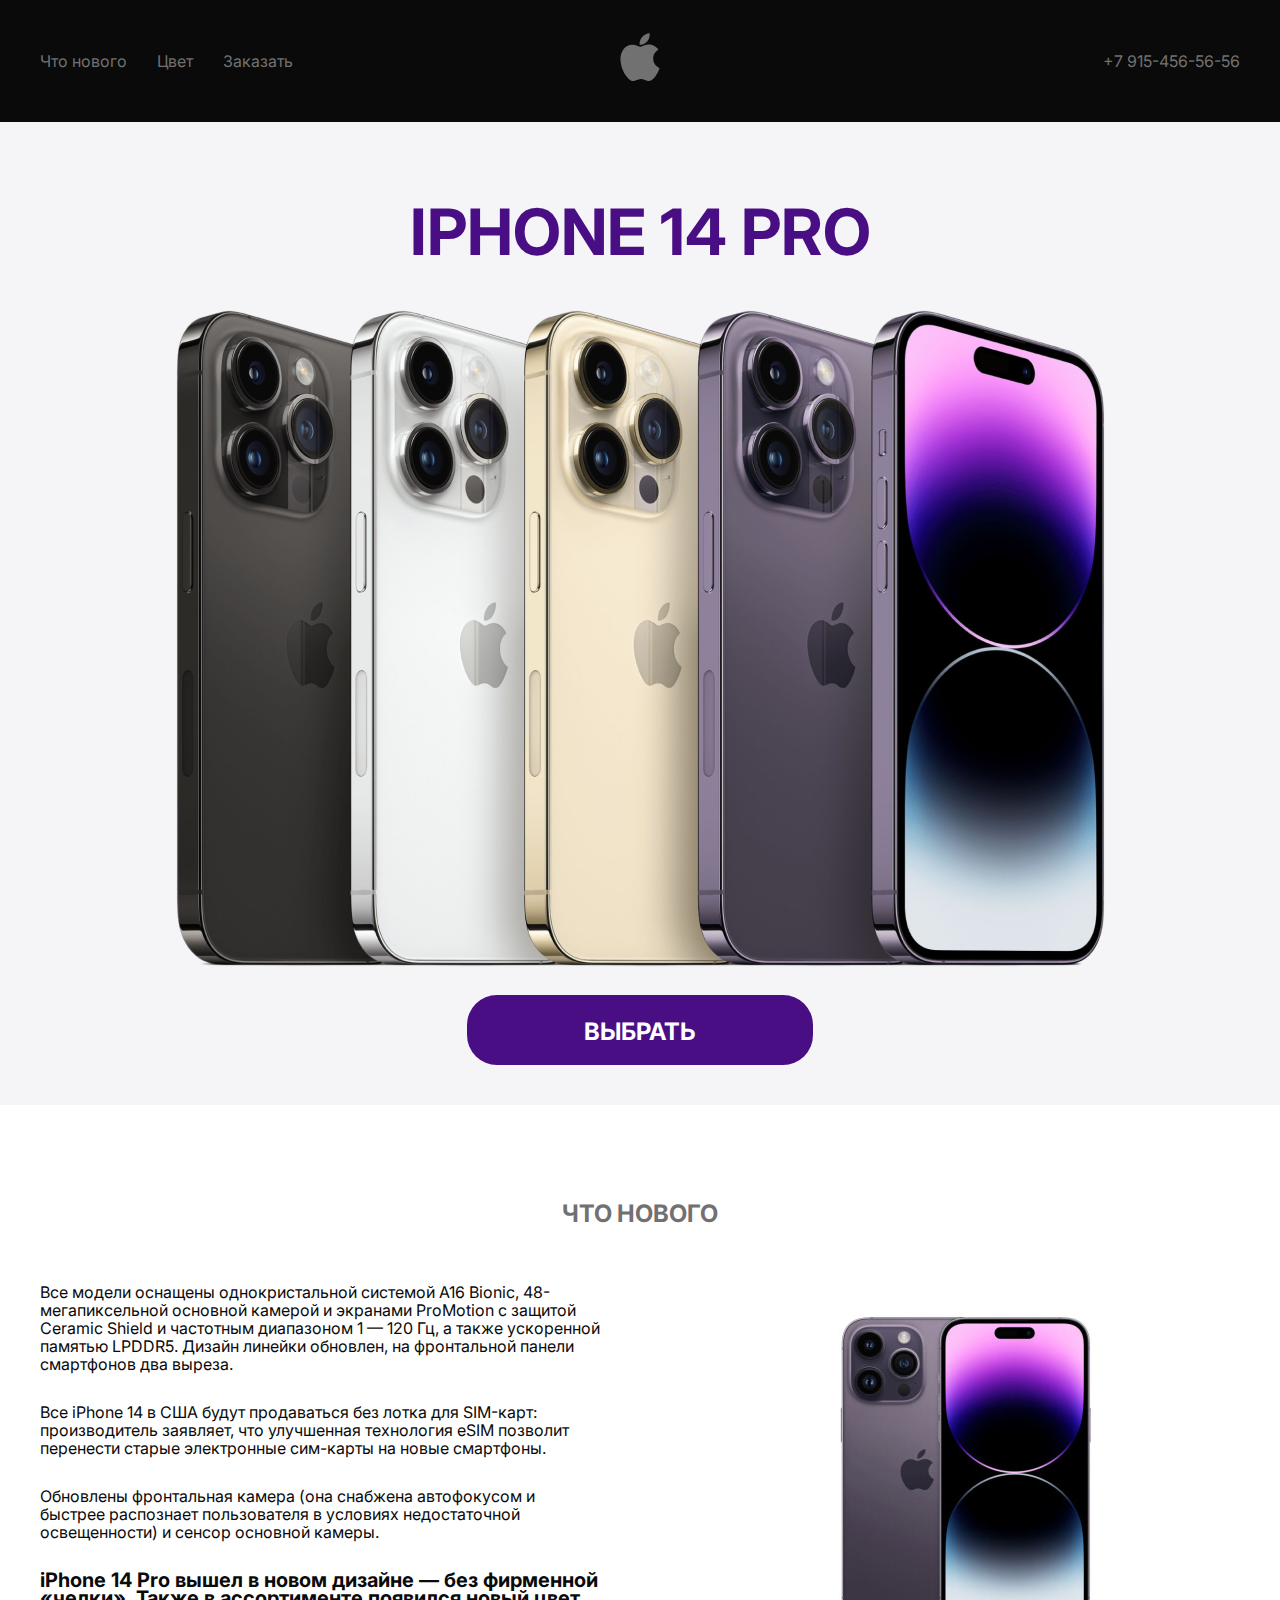
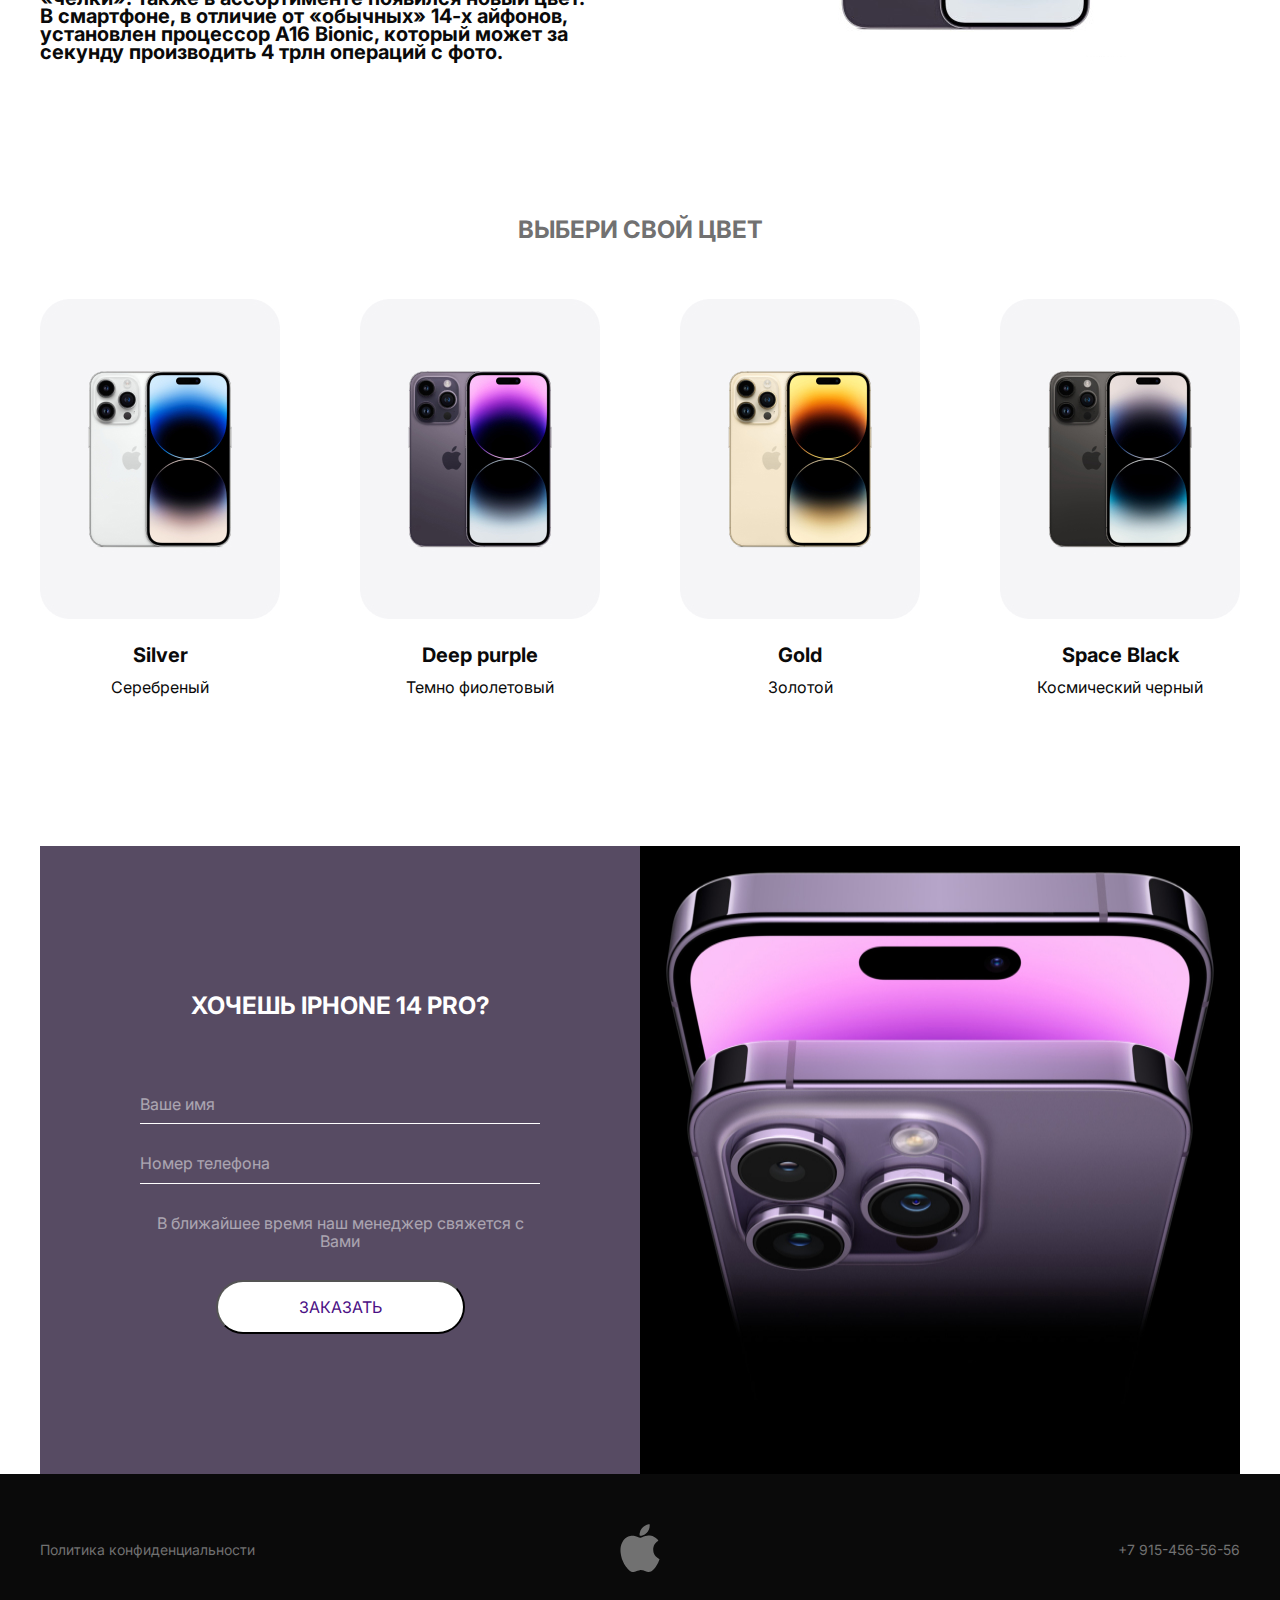
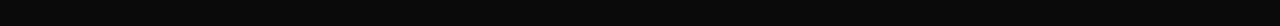
<file: index.html>
<!DOCTYPE html>
<html lang="ru">
<head>
    <meta charset="UTF-8">
    <meta http-equiv="X-UA-Compatible" content="IE=edge">
    <meta name="viewport" content="width=device-width, initial-scale=1.0">
    <link rel="preconnect" href="https://fonts.googleapis.com">
    <link rel="preconnect" href="https://fonts.gstatic.com" crossorigin>
    <link href="https://fonts.googleapis.com/css2?family=Inter:wght@400;700&display=swap" rel="stylesheet">
    <link rel="stylesheet" href="css/normalize.css">
    <link rel="stylesheet" href="css/style.css">
    <title>iphone 14</title>
</head>
<body>
     <header class="header">
        <div class="container">
            <nav class="nav">
                <button class="menu-btn" type="button">
                    <span class="btn-line"></span>
                    <span class="btn-line"></span>
                    <span class="btn-line"></span>
                    <span class="btn-line"></span>
                </button>
                <ul class="menu">
                    <li class="menu-item">
                        <a href="#" class="menu-link">Что нового</a>
                    </li>
                    <li class="menu-item">
                        <a href="#" class="menu-link">Цвет</a>
                    </li>
                    <li id="menu-no-padding" class="menu-item">
                        <a href="#" class="menu-link">Заказать</a>
                    </li>
                </ul>
                <a href="#" class="logo">
                    <img src="images/logo.svg" alt="logo" class="logo-img">
                </a>
                <a class="phone" href="tel:9154565656">+7 915-456-56-56</a>
            </nav>
        </div>
   </header> 
   <main class="main">
    <section class="headline">
        <div class="container">
            <h1 class="title">IPHONE 14 PRO</h1>
            <img src="images/iphone.png" alt="IPHONE 14 PRO" class="headline-img">
            <a href="#" class="headline-btn">ВЫБРАТЬ</a>
        </div>
    </section> 
     <section class="new">
        <div class="container">
            <h2 class="new-title">ЧТО НОВОГО</h2>
            <div class="new-info">
                <div class="new-text">
                    <p>
                        Все модели оснащены однокристальной
                         системой A16 Bionic, 
                         48-мегапиксельной основной 
                         камерой и экранами ProMotion с
                          защитой Ceramic Shield и 
                          частотным диапазоном 1 — 
                          120 Гц, а также ускоренной 
                          памятью LPDDR5. Дизайн линейки 
                          обновлен, на фронтальной 
                          панели смартфонов два выреза. 
                    </p>
                    <p>
                        Все iPhone 14 в США будут продаваться без
                         лотка для SIM-карт: производитель заявляет, 
                         что улучшенная технология eSIM позволит 
                         перенести старые электронные сим-карты на
                          новые смартфоны.
                    </p>
                    <p>
                        Обновлены фронтальная камера 
                        (она снабжена автофокусом и быстрее
                         распознает пользователя в
                          условиях недостаточной 
                          освещенности) и сенсор основной
                           камеры.

                    </p>
                    <b>
                        iPhone 14 Pro вышел в новом дизайне
                         — без фирменной «челки». Также в 
                         ассортименте появился новый цвет.
                          В смартфоне, в отличие от 
                          «обычных» 14-х айфонов, 
                          установлен процессор A16 Bionic,
                           который может за секунду 
                           производить 4 трлн операций с 
                           фото.
                    </b>
                </div>
                <img class="images-new" src="images/iphone-news.jpg" alt="iphone" class="news-img">
            </div>
        </div>
    </section>
            <section class="color">
                <div class="container">
                    <h2 class="color-title">ВЫБЕРИ СВОЙ ЦВЕТ</h2>
                    <ul class="color-list">
                        <li class="color-item">
                            <img src="images/color-1.jpg" alt="">
                            <h3>Silver</h3>
                            <p>Серебреный</p>
                        </li>
                        <li class="color-item">
                            <img src="images/color-2.jpg" alt="">
                            <h3>Deep purple</h3>
                            <p>Темно фиолетовый</p>
                        </li>
                        <li class="color-item">
                            <img src="images/color-3.jpg" alt="">
                            <h3>Gold</h3>
                            <p>Золотой</p>
                        </li>
                        <li class="color-item">
                            <img src="images/color-4.jpg" alt="">
                            <h3>Space Black</h3>
                            <p>Космический черный

                            </p>
                        </li>
                    </ul>
                </div>
            </section>
        
            <section class="contacts">
                <div class="container">
                    <div class="contacts-inner">
                        <form class="contacts-form" action="#">
                            <h2 class="contact-title">ХОЧЕШЬ IPHONE 14 PRO?</h2>
                            <input type="text" class="contacts-input" placeholder="Ваше имя">
                            <input type="tel" class="contacts-input" placeholder="Номер телефона">
                            <p>В ближайшее время наш менеджер свяжется с Вами</p>
                            <button type="submit">ЗАКАЗАТЬ</button>
                        </form>
                        <img class="contacts-img" src="images/contact.jpg" alt="iphone">
                    </div>
                </div>
            </section> 
   </main>
   <footer class="footer">
    <div class="container">
        <div class="footer-inner">
            <a href="#" class="footer-link">Политика конфиденциальности</a>
            <a class="logo">
                <img class="logo-img" src="images/logo.svg" alt="logo" >
            </a>
            <a class="phone" href="tel:9154565656">+7 915-456-56-56</a>
        </div>
    </div>
   </footer>
   <script src="js/main.js"></script>
</body>
</html>
</file>
<file: css/style.css>
a {
    text-decoration: none;
    color: inherit;
}
ul {
    margin: 0;
    padding: 0;
    list-style: none;
}
body{
    font-family: 'Inter', sans-serif;
    font-style: 14px;
    line-height: 18px;
    color: #0A0A0A;
    font-weight: 400;
}

.header {
    background-color: #0A0A0A;
    padding: 33px 0 32px;
    font-style: 24px;
    line-height: 29px;
    color: #717171;
}

.container {
    max-width: 1200px;
    margin: 0 auto;
    padding: 0 15px;
}
.nav {
    display: flex;
    justify-content: space-between;
    align-items: center;
}
.menu {
    display: flex;
    flex-grow: 1;
    flex-basis: 0;
}
.phone {
    flex-grow: 1;
    flex-basis: 0;
    text-align: right;
}
.menu-item {
    padding-right: 30px;
}
#menu-no-padding{
    padding-right: 0;
}
.headline {
    background-color: #F5F5F7;
    text-align: center;
    padding: 71px 0 40px;
}
.title {
    text-transform: uppercase;
    color: #490E84;
    margin: 0 0 40px;
    font-size: 64px;
    font-weight: 700;
    line-height: 77px;

}
.headline-img {
    margin-bottom: 25px;
}
.headline-btn  {
    display:inline-block;
    font-size: 24px;
    font-weight: 700;
    line-height: 29px;
    background-color: #490E84;
    text-transform: uppercase;
    color: #FFFFFF;
    padding: 22px 117px 19px;
    border-radius: 30px;  
}
.new {
    padding: 90px 0 150px;
}
.new-title, .color-title {
    margin: 0 0 50px;
    text-transform: uppercase;
    tab-size: 32px;
    font-weight: 700;
    line-height: 38px;
    text-align: center;
    color: #717171;

}
.new-info {
    display: flex;
    align-items: center;
}
.new-info p  {
    max-width: 560px;
    margin: 0 0 30px;
}

.new-info  b {
    max-width: 560px;
    /* font-weight: 700; */
    font-size: 20px;
    display: block;
}
.images-new {
    margin-left: 190px;
}
.color {
    padding-bottom: 150px;
}
.color-list {
    display: flex;
    justify-content: space-between;
    text-align:center;
}
.color-item img {
    margin-bottom: 20px;
}
.color-item h3 {
    font-size: 20px;
    line-height: 26px;
    margin: 0 0 10px;
}
.color-item p {
    margin: 0;
}
.contacts-inner {
    display: flex;
    background-color: #574B63;
    color: #FFFFFF;
}
.contacts-form {
    width: 100%;
    padding: 140px 100px;
    text-align: center;
}
.contact-title {
    margin: 0 0 60px;
    text-transform: uppercase;
    font-style: 32px;
    line-height: 39px;
    text-align: center;
}
.contacts-input {
    padding: 10px 0;
    border: none;
    border-bottom: 1px solid #fff;
    display: block;
    width: 100%;
    margin-bottom: 20px;
    background-color: #574B63;
}

.contacts-input::placeholder {
    font-style: 14px;
    line-height: 18px;
    color: #fff;
    opacity: .5;
    font-family: 'Inter', sans-serif;
    font-weight: 400;
}
.contacts-form p {
    text-align: center;
    opacity: .5;
    margin: 30px 0;
}
.contacts-form button {
    bottom: none;
    text-transform: uppercase;
    color: #490E84;
    background-color: #fff;
    border-radius: 30px;
    padding: 16px 81px;
    font-weight: 400;
    cursor: pointer;

}
.footer {
    background-color: #0A0A0A;
}
.footer-link {
    flex-basis: 0;
    flex-grow: 1;
}

.footer-inner {
    color: #717171;
    display: flex;
    align-items: center;
    justify-content: space-between;
    padding: 50px 0;
    font-weight: 400;
    font-size: 14px;
    line-height: 18px;
}
.menu-btn {
    display: none;
}

/* Медиа запросы */
/* Для 1200 */

@media (max-width: 1200px) {
    .color-list {
        flex-wrap: wrap;
    }
    .headline-img {
        max-width: 100%;
    }
    .contacts-inner {
        display: block;
    }
    .contacts-form {
        width: auto;
    }
    .contacts-img {
        width: 100%;
    }
    .contacts {
        background-color: #574B63;
    }
    

}

/* Для 1100 */

@media (max-width: 1100px) {
    .color-item {
        width: 50%;
        margin-bottom: 30px;
    }
}

/* Для 940 */

@media (max-width: 940px) {
    
    .menu-btn {
        display: inline-block;
        width: 50px;
        height: 50px;
        background-color: transparent;
        order: 1;
        border: none;
        cursor: pointer;
        position: relative;
        z-index: 50;
    }
    .logo, .phone
     {
        position: relative;
        z-index: 50;
    }
    .btn-line {
        position: absolute;
        left: 0;
        width: 100%;
        background-color: #fff;
        height: 2px;
        transition: .3s ease;
    }
    .btn-line:nth-child(1) {
        top: 0;
    }
    .btn-line:nth-child(2) {
        top: 20px;
    }
    .btn-line:nth-child(3) {
        top: 20px;
    }
    .btn-line:nth-child(4) {
        top: 40px;
    }
    .menu-open .btn-line:nth-child(1){
        transform: scaleX(0);
    }
    .menu-open .btn-line:nth-child(2){
        transform: rotate(45deg);
    }
    .menu-open .btn-line:nth-child(3){
        transform: rotate(-45deg);
    }
    .menu-open .btn-line:nth-child(4){
        transform: scaleX(0);
    }
    .menu {
        position: absolute;
        left: 0;
        top: 0;
        bottom: 0;
        right: 0;
        background-color: #0a0a0a;
        display: flex;
        justify-content: center;
        align-items: center;
        flex-direction: column;
         transform: translateY(-100%); 
        transition: .3s ease; 
    }
    
    
    .menu-open
    {
        transform: translateY(0%); 
    }
    
    
    .menu 
    {
        transform: translateY(0%); 
    }

   
    .menu-item {
        padding: 50px 0;
        font-size: 56px;
    }
    .images-new {
        display: none;
    }
    .new-text p,.new-text b {
        max-width: 100%;
        text-align: justify;
    }
    .phone {
        text-align: center;
    }
}

/* Для 768 */

@media (max-width: 768px) {
    .headline,
    .new {
        padding: 50px 0;
    }
    .color {
        padding-bottom: 50px;
    }
    .contacts-form {
        padding:50px 70px;
    }
}

/* Для 640 */

@media (max-width: 640px)
{
    .footer-inner {
        padding: 20px 0;
        flex-direction: column;
    }
    .footer-inner .logo {
        margin: 15px 0;
    }
}


/* Для 560 */

@media (max-width: 560px) {
    .title {
        font-size: 34px;
        line-height: 42px;
    }
    .new-title, .color-title,
    .contact-title
    {
        font-style: 28px;
        line-height: 32px;
    }
    .headline-btn {
        font-size: 19px;
        line-height: 14px;
        padding: 22px 58px 19px;
}
    
    .color-item, .color-item img{
        width: 100%;
    } 
    .contacts-form {
        padding: 50px 30px;
    }
}

/* Для 420 */

@media (max-width: 420px){
    .nav {
        flex-wrap: wrap;
    }
    
    .phone{
        flex-basis: auto;
        margin-top: 50px;
        order: 3;
        width: 100%;
    }
    .menu-item {
    font-style: 32px;
}
}


/* Для 375 */


@media (max-width: 375px) {

    .contacts-form {
        padding:50px 10px;
    }
}
</file>
